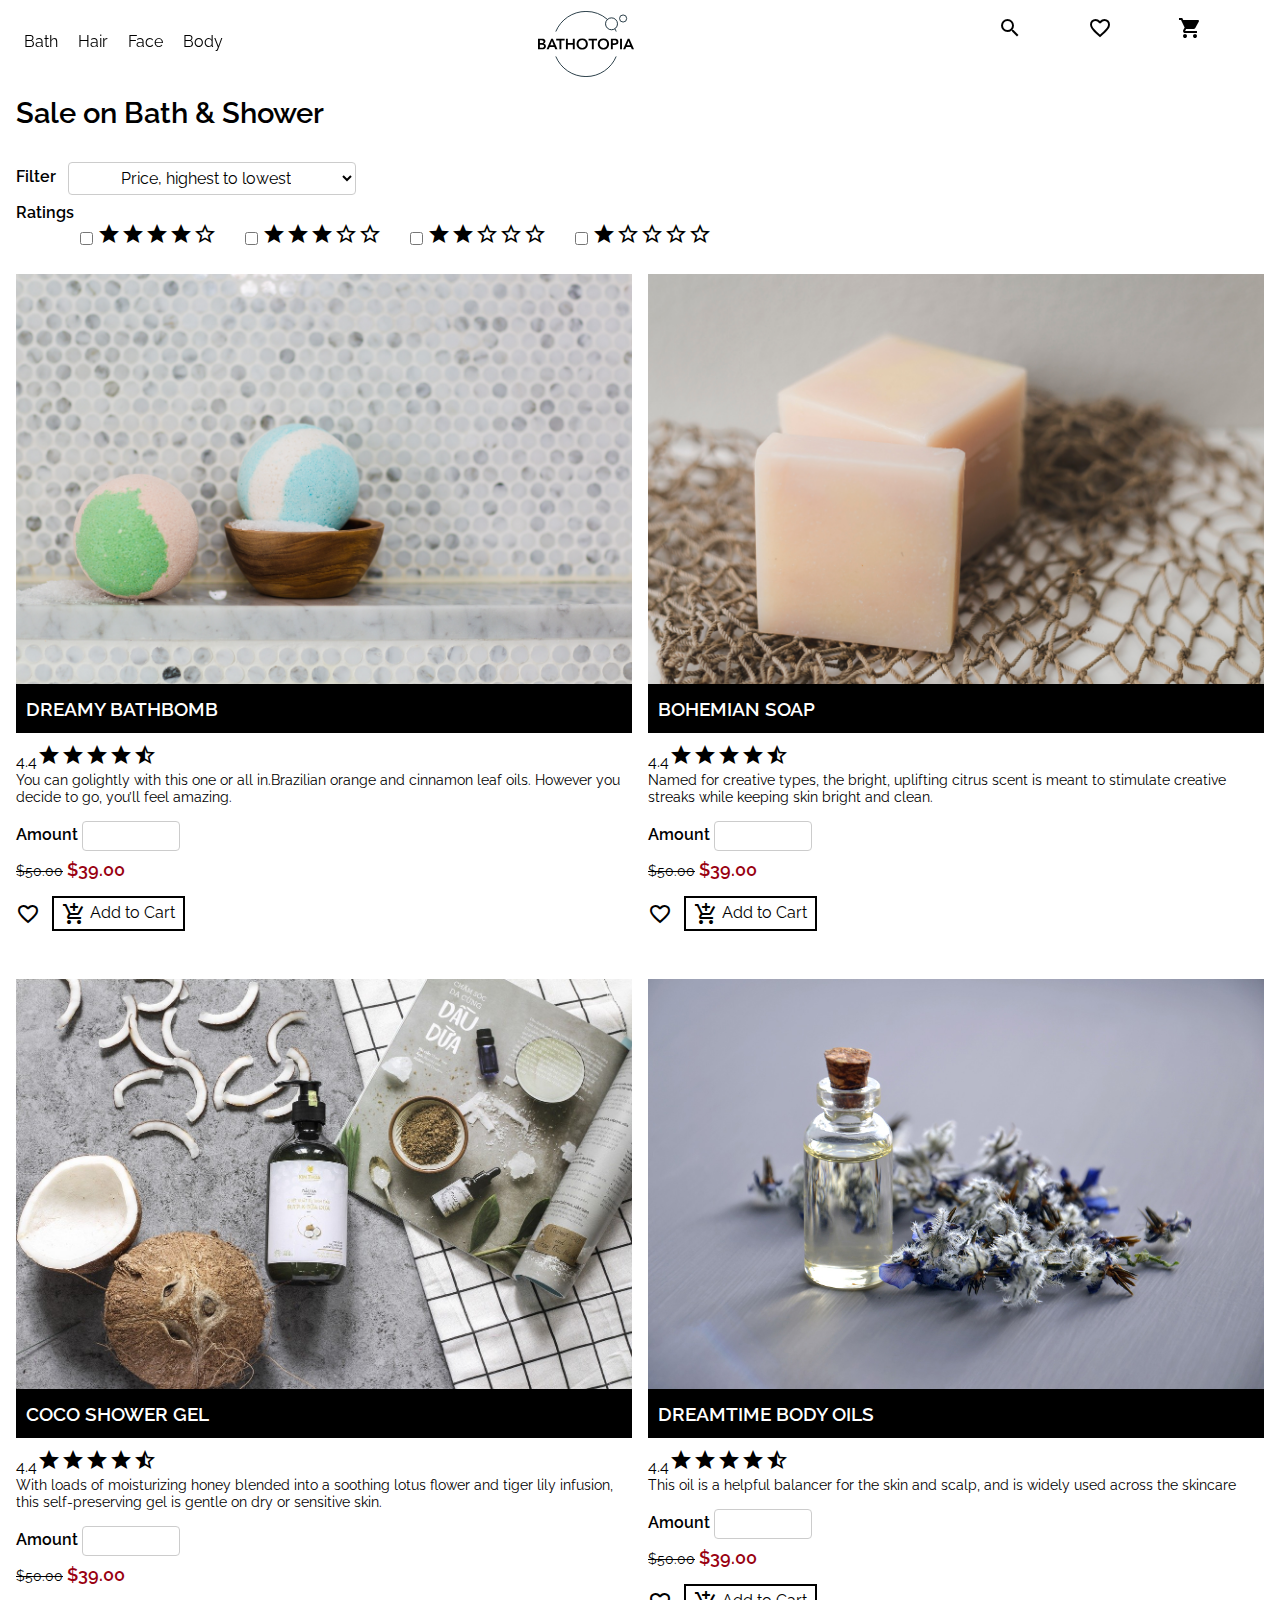
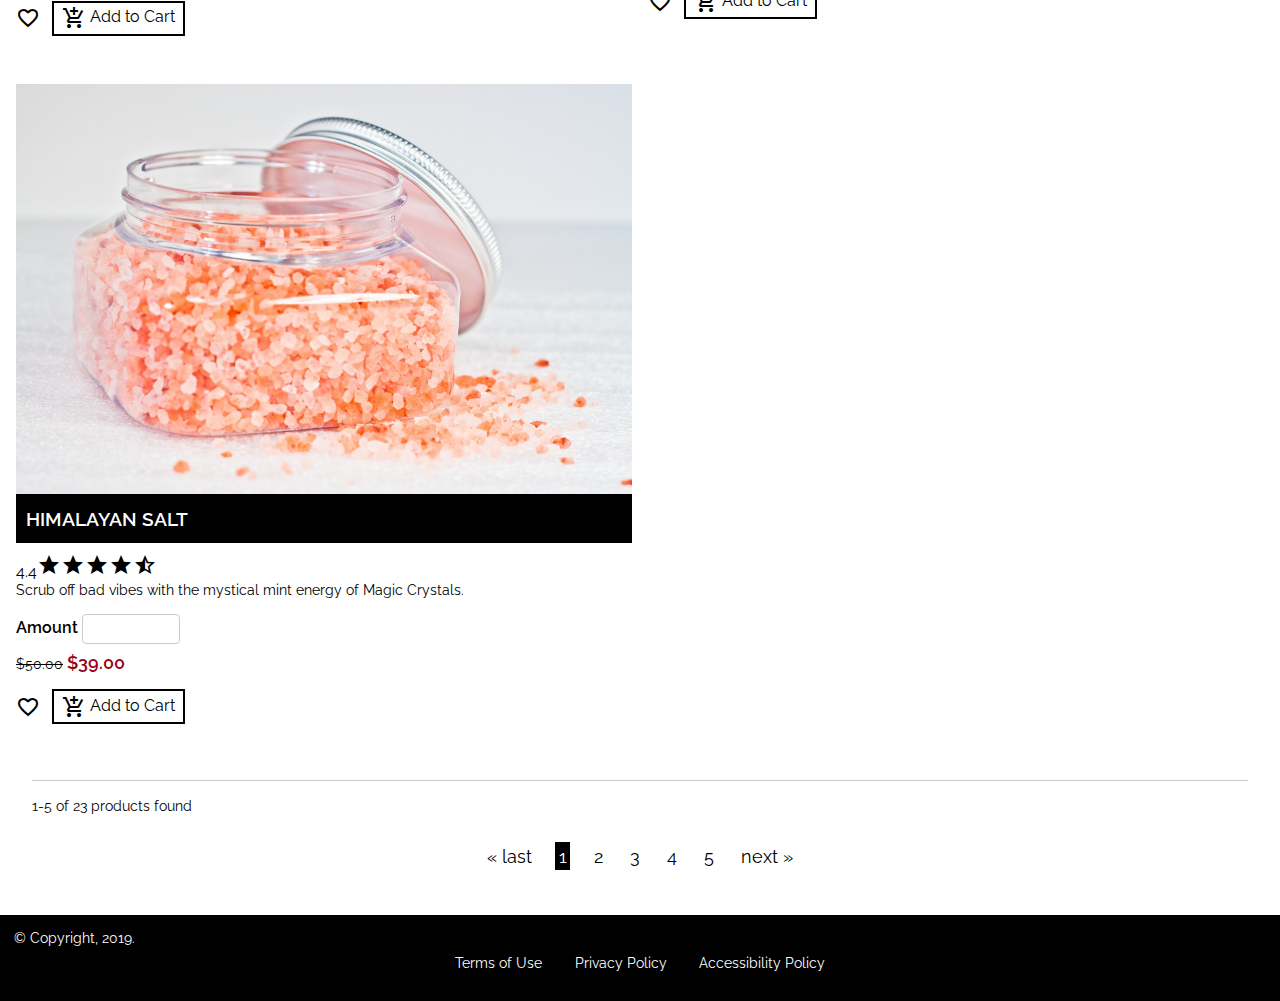
<file: index.html>
<!DOCTYPE html>
<html lang="en">
  <head>
    <meta charset="utf-8">
    <meta name="viewport" content="width=device-width, initial-scale=1.0">
    <title>Bathotopia</title>
    <meta name="description" content="[organic and luxury skincare brand]">
    <meta name="author" content="[Yiting Wu]">
    <link rel="stylesheet" href="css/reset.css"> 
    <!-- You may change this "Reset" to "Normalize" if preferred -->
    <link rel="stylesheet" href="https://fonts.googleapis.com/icon?family=Material+Icons">
    <link rel="stylesheet" href="css/style.css">
  </head>
  <body>
    <header class="menubar">
      <!-- Navigation menu and toggle button (non-functional) -->
      <nav class="dropdown" aria-label="Primary">
        <button class="dropbtn" type="button">
          <span class="material-icons">menu</span>
        </button>
        <ul class="dropdown-content">
          <li class="dropdown-menu"><a href="#">Bath</a></li>
          <li class="dropdown-menu"><a href="#">Hair</a></li>
          <li class="dropdown-menu"><a href="#">Face</a></li>
          <li class="dropdown-menu"><a href="#">Body</a></li>
        </ul>
      </nav>
      
      <!-- Site logo, replace with your own -->
      <a href="index.html" class="logo"><img src="img/bathotopia-logo.svg" alt="bathotopialogo"></a>

      <!-- Search for a product (non-functional) -->
      <form class="search-form">
        <label class="search">
          <input class="search-label" type="text" name="search" placeholder="search">
        </label>
        <button class="searchbtn" type="button"><span class="material-icons">search</span></button>
      </form>

      <!-- Additional nav links -->
      <ul class="nav-icon">
        <li class="nav-fav-btn"><a href="#"><span class="material-icons">favorite_border</span></a></li>
        <li class="nav-cart-btn"><a href="#"><span class="material-icons">shopping_cart</span></a></li>
      </ul>
    </header>

    <main class="Sale">
      <header>
        <h1>Sale on Bath & Shower</h1>

        <!-- Filtering product form -->
        <form>
          <fieldset class="sort">
          <label for="sort" class="sort-label">Filter</label>
            <select class="sort" name="sort" id="sort">
              <option value="price-high">Price, highest to lowest</option>
              <option value="price-low">Price, lowest to highest</option>
              <option value="newest">Newest releases</option>
            </select>
          </fieldset>

          <fieldset class="ratings">
            <legend for="filter-rating" class="label-head">Ratings</legend>
            <ol>
              <li class="filter-rating">
                <input for="aboveFour" type="checkbox" name="rating" value="4" id="aboveFour">
                <label for="aboveFour">
                  <span class="material-icons">star</span><span class="material-icons">star</span><span class="material-icons">star</span><span class="material-icons">star</span><span class="material-icons">star_border</span>
                </label>
              </li>
              <li class="filter-rating">
                <input for="aboveThree" type="checkbox" name="rating" value="3" id="aboveThree">
                <label for="aboveThree">
                  <span class="material-icons">star</span><span class="material-icons">star</span><span class="material-icons">star</span><span class="material-icons">star_border</span><span class="material-icons">star_border</span>
                </label>
              </li>
              <li class="filter-rating">
                <input for="aboveTwo" type="checkbox" name="rating" value="2" id="aboveTwo">
                <label for="aboveTwo">
                  <span class="material-icons">star</span><span class="material-icons">star</span><span class="material-icons">star_border</span><span class="material-icons">star_border</span><span class="material-icons">star_border</span>
                </label>
              </li>
              <li class="filter-rating">
                <input for="aboveOne" type="checkbox" name="rating" value="1" id="aboveOne">
                <label for="aboveOne">
                  <span class="material-icons">star</span><span class="material-icons">star_border</span><span class="material-icons">star_border</span><span class="material-icons">star_border</span><span class="material-icons">star_border</span>
                </label>
              </li>
            </ol>
          </fieldset>
        </form>
      </header>

      <section class="product">
        <!-- Product 1 -->
        <article class="product-bathbombs">
          <header class="product-image">
            <a href="single-product.html"><img src="img/bathbombs.jpg" alt="bathbombs Image"></a>
          </header>
          <h2 class="name">Dreamy Bathbomb</h2>
          <dl class="star">
          <dt>stars</dt>
            <dd class="product-ratings">4.4<span class="material-icons">star</span><span     class="material-icons">star</span><span class="material-icons">star</span><span class="material-icons">star</span><span class="material-icons">star_half</span>
            </dd>
          </dl>
          <p class="subtext">You can golightly with this one or all in.Brazilian orange and cinnamon leaf oils. However you decide to go, you’ll feel amazing.</p>
          <form>
            <fieldset>
              <label for="amount" class="label-head">Amount</label>
              <input class="amount" type="number" name="quantity" min="1" max="5">
            </fieldset>

            <fieldset>
              <data value="39"><del>$50.00</del> <ins>$39.00</ins></data>
            </fieldset>

            <fieldset>
              <button type="button"><span class="material-icons">favorite_border</span></button>
              <button class="add-cart" type="button"><span class="material-icons">add_shopping_cart</span> Add to Cart</button>
            </fieldset>
          </form>
        </article>

        <!-- Product 2 -->
        <article class="product-soap">
          <header class="product-image">
            <img src="img/soap.jpg" alt="soap Image">
          </header>
          <h2 class="name">Bohemian Soap</h2>
          <dl class="star">
            <dt>stars</dt>
            <dd class="product-ratings">4.4<span class="material-icons">star</span><span class="material-icons">star</span><span class="material-icons">star</span><span class="material-icons">star</span><span class="material-icons">star_half</span></dd>
          </dl>
          <p class="subtext">Named for creative types, the bright, uplifting citrus scent is meant to stimulate creative streaks while keeping skin bright and clean.</p>
          <form>
            <fieldset>
                <label for="amount" class="label-head">Amount</label>
                <input class="amount" type="number" name="quantity" min="1" max="5">
            </fieldset>

            <fieldset>
              <data value="39"><del>$50.00</del> <ins>$39.00</ins></data>
            </fieldset>
                
            <fieldset>
              <button type="button"><span class="material-icons">favorite_border</span></button>
              <button class="add-cart" type="button"><span class="material-icons">add_shopping_cart</span> Add to Cart</button>
            </fieldset>
          </form>
        </article>

        <!-- Product 3 -->
        <article class="product-shower-gel">
          <header class="product-image">
            <img src="img/shower-gel.jpg" alt="shower gel Image">
          </header>
          <h2 class="name">Coco Shower gel</h2>
          <dl class="star">
            <dt>stars</dt>
            <dd class="product-ratings">4.4<span class="material-icons">star</span><span class="material-icons">star</span><span class="material-icons">star</span><span class="material-icons">star</span><span class="material-icons">star_half</span></dd>
          </dl>          
          <p class="subtext">With loads of moisturizing honey blended into a soothing lotus flower and tiger lily infusion, this self-preserving gel is gentle on dry or sensitive skin.</p>
          <form>
            <fieldset>
                <label for="amount" class="label-head">Amount</label>
                <input class="amount" type="number" name="quantity" min="1" max="5">
            </fieldset>

            <fieldset>
              <data value="39"><del>$50.00</del> <ins>$39.00</ins></data>
            </fieldset>
              
            <fieldset>
              <button type="button"><span class="material-icons">favorite_border</span></button>
              <button class="add-cart" type="button"><span class="material-icons">add_shopping_cart</span> Add to Cart</button>
            </fieldset>
          </form>
        </article>
  
        <!-- Product 4 -->
        <article class="product-body-oils">
          <header class="product-image">
            <img src="img/oil-lavender.jpg" alt="oil-lavender Image">
          </header>
          <h2 class="name">Dreamtime Body Oils</h2>
          <dl class="star">
            <dt>stars</dt>
            <dd class="product-ratings">4.4<span class="material-icons">star</span><span class="material-icons">star</span><span class="material-icons">star</span><span class="material-icons">star</span><span class="material-icons">star_half</span></dd>    
          </dl>  
          <p class="subtext"> This oil is a helpful balancer for the skin and scalp, and is widely used across the skincare</p>
          <form>
            <fieldset>
                <label for="amount" class="label-head">Amount</label>
                <input class="amount" type="number" name="quantity" min="1" max="5">
            </fieldset>

            <fieldset>
              <data value="39"><del>$50.00</del> <ins>$39.00</ins></data>
            </fieldset>
                  
            <fieldset>
              <button type="button"><span class="material-icons">favorite_border</span></button>
              <button class="add-cart" type="button"><span class="material-icons">add_shopping_cart</span> Add to Cart</button>
            </fieldset>
          </form>
        </article>

        <!-- Product 5 -->
        <article class="product-himalayan-salt">
          <header class="product-image">
            <img src="img/himalayan-salt.jpg" alt="himalayan-salt Image">
          </header>
          <h2 class="name">Himalayan Salt</h2>
          <dl class="star">
            <dt>stars</dt>
            <dd class="product-ratings">4.4<span class="material-icons">star</span><span class="material-icons">star</span><span class="material-icons">star</span><span class="material-icons">star</span><span class="material-icons">star_half</span></dd>    
          </dl>  
          <p class="subtext">Scrub off bad vibes with the mystical mint energy of Magic Crystals.</p>
          <form>
            <fieldset>
                <label for="amount" class="label-head">Amount</label>
                <input class="amount" type="number" name="quantity" min="1" max="5">
            </fieldset>

            <fieldset>
              <data value="39"><del>$50.00</del> <ins>$39.00</ins></data>
            </fieldset>
                  
            <fieldset>
              <button type="button"><span class="material-icons">favorite_border</span></button>
              <button class="add-cart" type="button"><span class="material-icons">add_shopping_cart</span> Add to Cart</button>
            </fieldset>
          </form>
        </article>
      </section>

      <section class="pagination" role="navigation" aria-label="Pagination">
        <hr>
        <p>1-5 of 23 products found</p>
        <ol class="pagination">
          <li class="pages"><a href="#">&laquo; last</a></li>
          <li class="pages"><a class="active" href="index.html" aria-label="Current Page, Page 1" aria-current="true">1</a></li>
          <li class="pages"><a href="page2.html" aria-label="Page 2">2</a></li>
          <li class="pages"><a href="page3.html" aria-label="Page 3">3</a></li>
          <li class="pages"><a href="page4.html" aria-label="Page 4">4</a></li>
          <li class="pages"><a href="page5.html" aria-label="Page 5">5</a></li>
          <li class="pages"><a href="#">next &raquo;</a></li>
        </ol>
      </section>
    </main>

    <footer>
      <nav class="legal" aria-label="Legal">
        <p class="copyright">&copy; Copyright, 2019.<p>
        <ul class="legal">
          <li class="legal"><a href="#">Terms of Use</a></li>
          <li class="legal"><a href="#">Privacy Policy</a></li>
          <li class="legal"><a href="#">Accessibility Policy</a></li>
        </ul>
      </nav>
    </footer>

  </body>
</html>
</file>
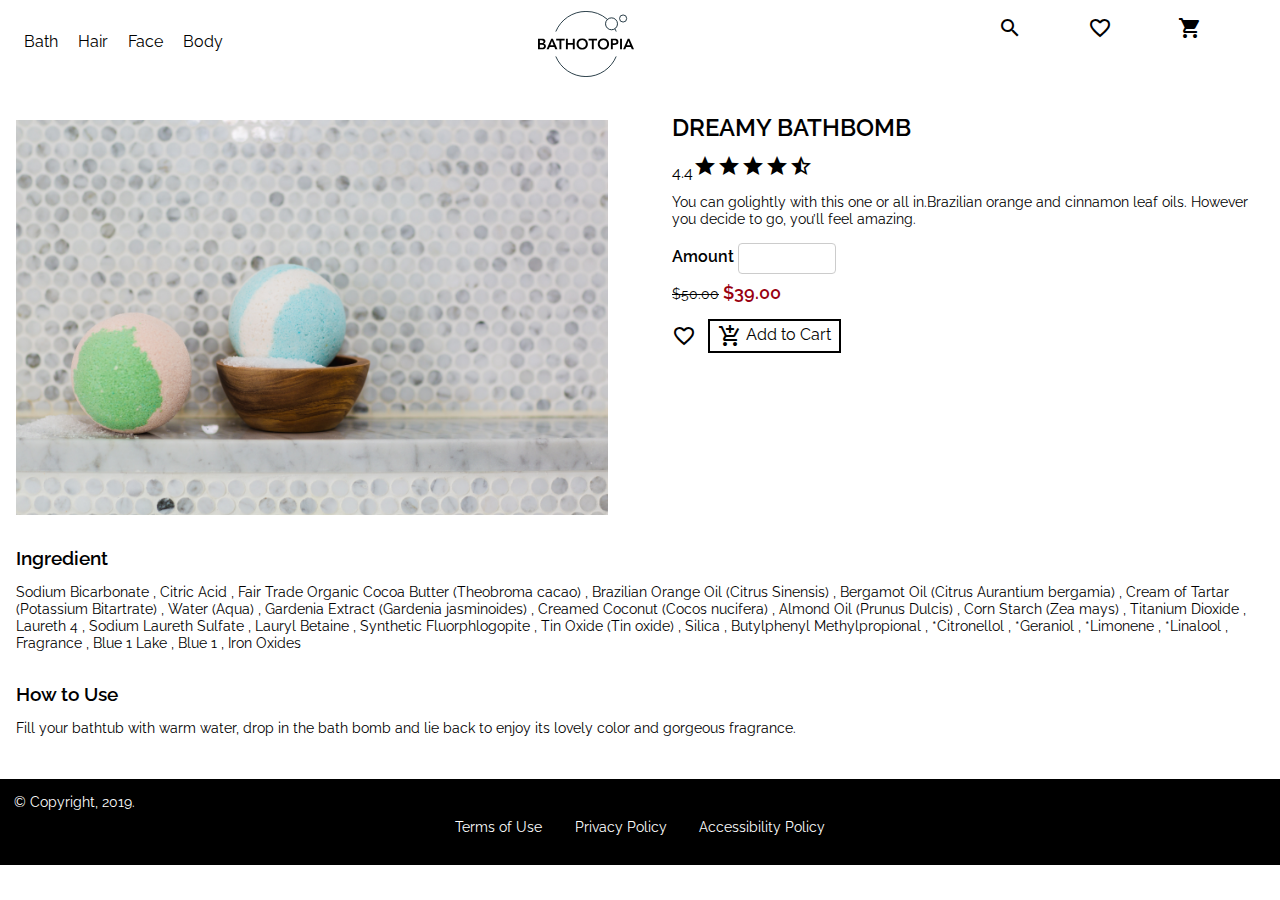
<file: single-product.html>
<!DOCTYPE html>
<html lang="en">
  <head>
    <meta charset="utf-8">
    <meta name="viewport" content="width=device-width, initial-scale=1.0">
    <title>Bathotopia</title>
    <meta name="description" content="[organic and luxury skincare brand]">
    <meta name="author" content="[Yiting Wu]">
    <link rel="stylesheet" href="css/reset.css"> 
    <!-- You may change this "Reset" to "Normalize" if preferred -->
    <link rel="stylesheet" href="https://fonts.googleapis.com/icon?family=Material+Icons">
    <link rel="stylesheet" href="css/single-product.css">
  </head>
  <body>
    <header class="menubar">
        <!-- Navigation menu and toggle button (non-functional) -->
        <nav class="dropdown" aria-label="Primary">
          <button class="dropbtn" type="button">
            <span class="material-icons">menu</span>
          </button>
          <ul class="dropdown-content">
            <li class="dropdown-menu"><a href="#">Bath</a></li>
            <li class="dropdown-menu"><a href="#">Hair</a></li>
            <li class="dropdown-menu"><a href="#">Face</a></li>
            <li class="dropdown-menu"><a href="#">Body</a></li>
          </ul>
        </nav>
        
        <!-- Site logo, replace with your own -->
        <a href="index.html" class="logo"><img src="img/bathotopia-logo.svg" alt="bathotopialogo"></a>
  
        <!-- Search for a product (non-functional) -->
        <form class="search-form">
          <label class="search">
            <input class="search-label" type="text" name="search" placeholder="search">
          </label>
          <button class="searchbtn" type="button"><span class="material-icons">search</span></button>
        </form>
  
        <!-- Additional nav links -->
        <ul class="nav-icon">
          <li class="nav-fav-btn"><a href="#"><span class="material-icons">favorite_border</span></a></li>
          <li class="nav-cart-btn"><a href="#"><span class="material-icons">shopping_cart</span></a></li>
        </ul>
      </header>

      <main>
        <article class="product-bathbombs">
          <div class="row-product-details">
            <div class="left-col">
              <header class="product-image">
                <img src="img/bathbombs.jpg" alt="bathbombs Image">
              </header>
          </div>
            <div class="right-col">
              <h2 class="name">Dreamy Bathbomb</h2>
              <dl class="star">
                <dt>stars</dt>
                <dd class="product-ratings">4.4<span class="material-icons">star</span><span     class="material-icons">star</span><span class="material-icons">star</span><span class="material-icons">star</span><span class="material-icons">star_half</span>
                </dd>
              </dl class>
              <p class="subtext">You can golightly with this one or all in.Brazilian orange and cinnamon leaf oils. However you decide to go, you’ll feel amazing.</p>
              <form class="shopping-selections">
                <fieldset>
                  <label for="amount" class="label-head">Amount</label>
                  <input for="amount" type="number" name="quantity" min="1" max="5">
                </fieldset>
    
                <fieldset>
                  <data value="39"><del>$50.00</del> <ins>$39.00</ins></data>
                </fieldset>
    
                <fieldset>
                  <button type="button"><span class="material-icons">favorite_border</span></button>
                  <button class="add-cart" type="button"><span class="material-icons">add_shopping_cart</span> Add to Cart</button>
                </fieldset>
              </form>
            </div>
          </div>

          <!-- Ingredient -->
          <div class="ingredient">
            <h3>Ingredient</h3>
            <p>Sodium Bicarbonate , Citric Acid , Fair Trade Organic Cocoa Butter (Theobroma cacao) , Brazilian Orange Oil (Citrus Sinensis) , Bergamot Oil (Citrus Aurantium bergamia) , Cream of Tartar (Potassium Bitartrate) , Water (Aqua) , Gardenia Extract (Gardenia jasminoides) , Creamed Coconut (Cocos nucifera) , Almond Oil (Prunus Dulcis) , Corn Starch (Zea mays) , Titanium Dioxide , Laureth 4 , Sodium Laureth Sulfate , Lauryl Betaine , Synthetic Fluorphlogopite , Tin Oxide (Tin oxide) , Silica , Butylphenyl Methylpropional , *Citronellol , *Geraniol , *Limonene , *Linalool , Fragrance , Blue 1 Lake , Blue 1 , Iron Oxides</p>
          </div>

          <!-- How to Use -->
          <div class="how-to-use">
            <h3>How to Use</h3>
            <p>Fill your bathtub with warm water, drop in the bath bomb and lie back to enjoy its lovely color and gorgeous fragrance.</p>
          </div>
        </article>
      </main>
  </body>
  <footer>
    <nav class="legal" aria-label="Legal">
      <p class="copyright">&copy; Copyright, 2019.<p>
      <ul class="legal">
        <li class="legal"><a href="#">Terms of Use</a></li>
        <li class="legal"><a href="#">Privacy Policy</a></li>
        <li class="legal"><a href="#">Accessibility Policy</a></li>
      </ul>
    </nav>
  </footer>
</file>
<file: css/style.css>
/* mobile */
    .menubar{
        background-color: white;
        position: fixed;
        width: 100%;
        height: 4rem;
        top: 0;
        left: 0;
        z-index: 99999;
    }

    .dropdown {
        position: fixed;
        display: block;
        top: 1rem;
        left: 1rem;
    }

    .dropdown-content {
        background: white;
        display: none;
        width: 5em;
        padding: 1em 0;
        position: absolute;
        box-shadow: 0 1em 1em 0 rgb(0,0,0,0.2);
        z-index: 1;
    }

    .dropbox-content a{
        text-decoration: none;
        display: block;
    }

    .dropdown-content a:hover {
        font-weight: 600;
    }

    .dropdown:hover .dropdown-content {
        display: block;
    }

    .dropdown:hover .dropbtn {
        background-color: black;
        color: white;
    }
    
    .logo {
        display: block;
        width: 4rem;
        position: fixed;
        top: 0.7em;
        left: 42%;
    }

    form .search{
        position: fixed;
        display: none;
    }

    .searchbtn {
        position: fixed;
        top: 1rem;
        left: 74%;
    }

    .nav-fav-btn {
        position: fixed;
        top: 1rem;
        left: 83%;
    }

    .nav-cart-btn {
        position: fixed;
        top: 1rem;
        left: 92%;
    }

    button {
        background-color: transparent;
        border: none;
    }

    .add-cart {
        background-color:white;
        border: solid 2px black;
        padding: 0.2em 0.5em;
        margin: 0.5em;
    }

    .filter-rating {
        display: inline-block;
        margin-right: 1.5em;
    }

    h1 {
        font-weight: 600;
        font-size: 1.8rem;
        margin-top: 1rem;
        margin-bottom: 1.5rem;
    }
    h2 {
        background-color: black;
        color: white;
        font-weight: 600;
        font-size: 1.2em;
        text-transform: uppercase;
        margin-block-end: 0.5em;
        padding: 0.7em 0.5em;
    }
    p{
        font-size: 0.9rem;
        margin-block-end: 0.5rem;
    };

    ul {
        list-style-type: none;
        padding: 0;
        overflow: hidden;
      }

    ol .pages {
        display: inline;
        text-align: center;
        padding: 0.5em;
    }

    .dropdown-menu a {
        color: black;
        text-decoration: none;
        padding: 1em 0;
    }

    .nav-icon a {
        color: black;
        text-decoration: none;
        position: sticky;
      }  

    main{
        position: relative;
        margin: 4em 1em 1em 1em;
    }

    .product-image {
        max-width: 100%;
        height: auto;
        margin: 1.5em 0 0 0;            
    }
    
    .sort-label,.label-head,dt,legend {
        font-weight: 600;
        display: inline;
    }

    data {
        display: block;
        margin-block-end: 0.5em;
    }
    ins {
        font-weight: 600;
        font-size: 1.1em;
        color: #990011;
        text-decoration: none;
    }
    
    fieldset a{
        margin-left: 1em;
    }

    dt {
        display: none;
    }

    .pagination {
        display: block;
        padding: 1rem;
        margin: 1em 0 0 0;
        text-align: center;
      }

    .pagination p{
        text-align: left;
    }
      
    .pagination li a {
        overflow: hidden;
        margin-top: 0.5em;
        font-size: 1.1em;
        color: black;
        padding: 0.2em;
        text-decoration: none;
        text-align: center;
      }
      
    .pagination a.active {
        pointer-events: none;
        width: 2em;
        background-color: black;
        color: white;
      }

    footer {
        width: 100%;
        background-color: black;
        display: block;
        padding: 1em;
        min-height: 6em;
        color: white;
        font-size: 0.9em;
        bottom: 0;
        left: 0;
        right: 0;
        text-align: center;
    }
    
    .legal {
        display: inline;
    }

    .copyright {
        text-align: left;
    }

    .legal a {
        color: white;
        text-decoration: none;
        padding: 1em;
    }

@media screen and (min-width:590px) {
    .menubar{
        background-color: white;
        position: fixed;
        width: 100%;
        height: 5.5rem;
        top: 0;
        left: 0;
        z-index: 99999;
    }

    .dropdown {
        width: fit-content;
    }
    .dropdown-content {
        display: inline;
        position: absolute;
        min-width: 20em;
        background-color: transparent;
        box-shadow: none;
    }

    .dropdown-menu {
        display: inline;
        padding: 0.5em;
    }

    .dropbtn {
        display: none;
    }

    .logo {
        /* display: block; */
        width: 6rem;
        /* position: fixed; */
        right: 0;
        text-align: center;
    }

    form .search{
        position: fixed;
        visibility: visible;
        top: 1rem;
        left: 40rem;
    }
    .searchbtn {
        position: fixed;
        top: 1rem;
        left: 78%;
    }

    .nav-fav-btn {
        position: fixed;
        top: 1rem;
        left: 85%;
    }

    .nav-cart-btn {
        position: fixed;
        top: 1rem;
        left: 92%;
    }

    main{
        position: relative;
        margin-top: 6em;
    }

    .product {
        display:grid;
        grid-template-columns: 1fr 1fr;
        grid-gap: 1em;
    }
}
</file>
<file: css/single-product.css>
.menubar{
    background-color: white;
    position: fixed;
    width: 100%;
    height: 4rem;
    top: 0;
    left: 0;
    z-index: 99999;
}

.dropdown {
    position: fixed;
    display: block;
    top: 1rem;
    left: 1rem;
}

.dropdown-content {
    background: white;
    display: none;
    width: 5em;
    padding: 1em 0;
    position: absolute;
    box-shadow: 0 1em 1em 0 rgb(0,0,0,0.2);
    z-index: 1;
}

.dropbox-content a{
    text-decoration: none;
    display: block;
}

.dropdown-content a:hover {
    font-weight: 600;
}

.dropdown:hover .dropdown-content {
    display: block;
}

.dropdown:hover .dropbtn {
    background-color: black;
    color: white;
}

.logo {
    display: block;
    width: 4rem;
    position: fixed;
    top: 0.7em;
    left: 42%;
}

form .search{
    position: fixed;
    display: none;
}

.searchbtn {
    position: fixed;
    top: 1rem;
    left: 74%;
}

.nav-fav-btn {
    position: fixed;
    top: 1rem;
    left: 83%;
}

.nav-cart-btn {
    position: fixed;
    top: 1rem;
    left: 92%;
}

button {
    background-color: transparent;
    border: none;
}

.add-cart {
    background-color:white;
    border: solid 2px black;
    padding: 0.2em 0.5em;
    margin: 0.5em;
}

.filter-rating {
    display: inline-block;
    margin-right: 1.5em;
}

h1 {
    font-weight: 600;
    font-size: 1.8rem;
    margin-top: 1rem;
    margin-bottom: 1.5rem;
}
h2 {
    background-color: black;
    color: white;
    font-weight: 600;
    font-size: 1.2em;
    text-transform: uppercase;
    margin-block-end: 0.5em;
    padding: 0.7em 0.5em;
}

h3 {
    font-weight: 600;
    font-size: 1.2em;
    padding: 0.7em 0;
}

p{
    font-size: 0.9rem;
    margin-block-end: 0.5rem;
};

ul {
    list-style-type: none;
    padding: 0;
    overflow: hidden;
  }

  .dropdown-menu a {
    color: black;
    text-decoration: none;
    padding: 1em 0;
}

.nav-icon a {
    color: black;
    text-decoration: none;
    position: sticky;
  }  

main{
    position: relative;
    margin: 4em 1em 1em 1em;
}

.product-image {
    max-width: 100%;
    height: auto;
    margin: 1.5em 0 0 0;            
}

.label-head {
    font-weight: 600;
    display: inline;
}

data {
    display: block;
    margin-block-end: 0.5em;
}
ins {
    font-weight: 600;
    font-size: 1.1em;
    color: #990011;
    text-decoration: none;
}

fieldset a{
    margin-left: 1em;
}

dt {
    display: none;
}

footer {
    width: 100%;
    background-color: black;
    display: block;
    padding: 1em;
    min-height: 6em;
    color: white;
    font-size: 0.9em;
    bottom: 0;
    left: 0;
    right: 0;
    text-align: center;
}

.legal {
    display: inline;
}

.copyright {
    text-align: left;
}

.legal a {
    color: white;
    text-decoration: none;
    padding: 1em;
}

@media screen and (min-width:590px) {
    .menubar{
        background-color: white;
        position: fixed;
        width: 100%;
        height: 5.5rem;
        top: 0;
        left: 0;
        z-index: 99999;
    }

    .dropdown {
        width: fit-content;
    }
    .dropdown-content {
        display: inline;
        position: absolute;
        min-width: 20em;
        background-color: transparent;
        box-shadow: none;
    }

    .dropdown-menu {
        display: inline;
        padding: 0.5em;
    }

    .dropbtn {
        display: none;
    }

    .logo {
        /* display: block; */
        width: 6rem;
        /* position: fixed; */
        right: 0;
        text-align: center;
    }

    form .search{
        position: fixed;
        visibility: visible;
        top: 1rem;
        left: 40rem;
    }
    .searchbtn {
        position: fixed;
        top: 1rem;
        left: 78%;
    }

    .nav-fav-btn {
        position: fixed;
        top: 1rem;
        left: 85%;
    }

    .nav-cart-btn {
        position: fixed;
        top: 1rem;
        left: 92%;
    }

    main{
        position: relative;
        margin-top: 6em;
    }

    .row-product-details {
        display:grid;
        grid-template-columns: 1fr 1fr;
        grid-gap: 4em;
    }

    h2 {
        background-color: white;
        color: black;
        font-size: 1.5em;
        margin-block-end: 0.5em;
        padding:0.7em 0 0 0;
    }

    h3 {
        margin-top: 1em;
    }

    dl {
        margin-bottom: 0.7em;
    }

    .how-to-use {
        margin-bottom: 2em;
    }

    footer {
        bottom: 0;
        margin-top: 3em;
    }
}
</file>
